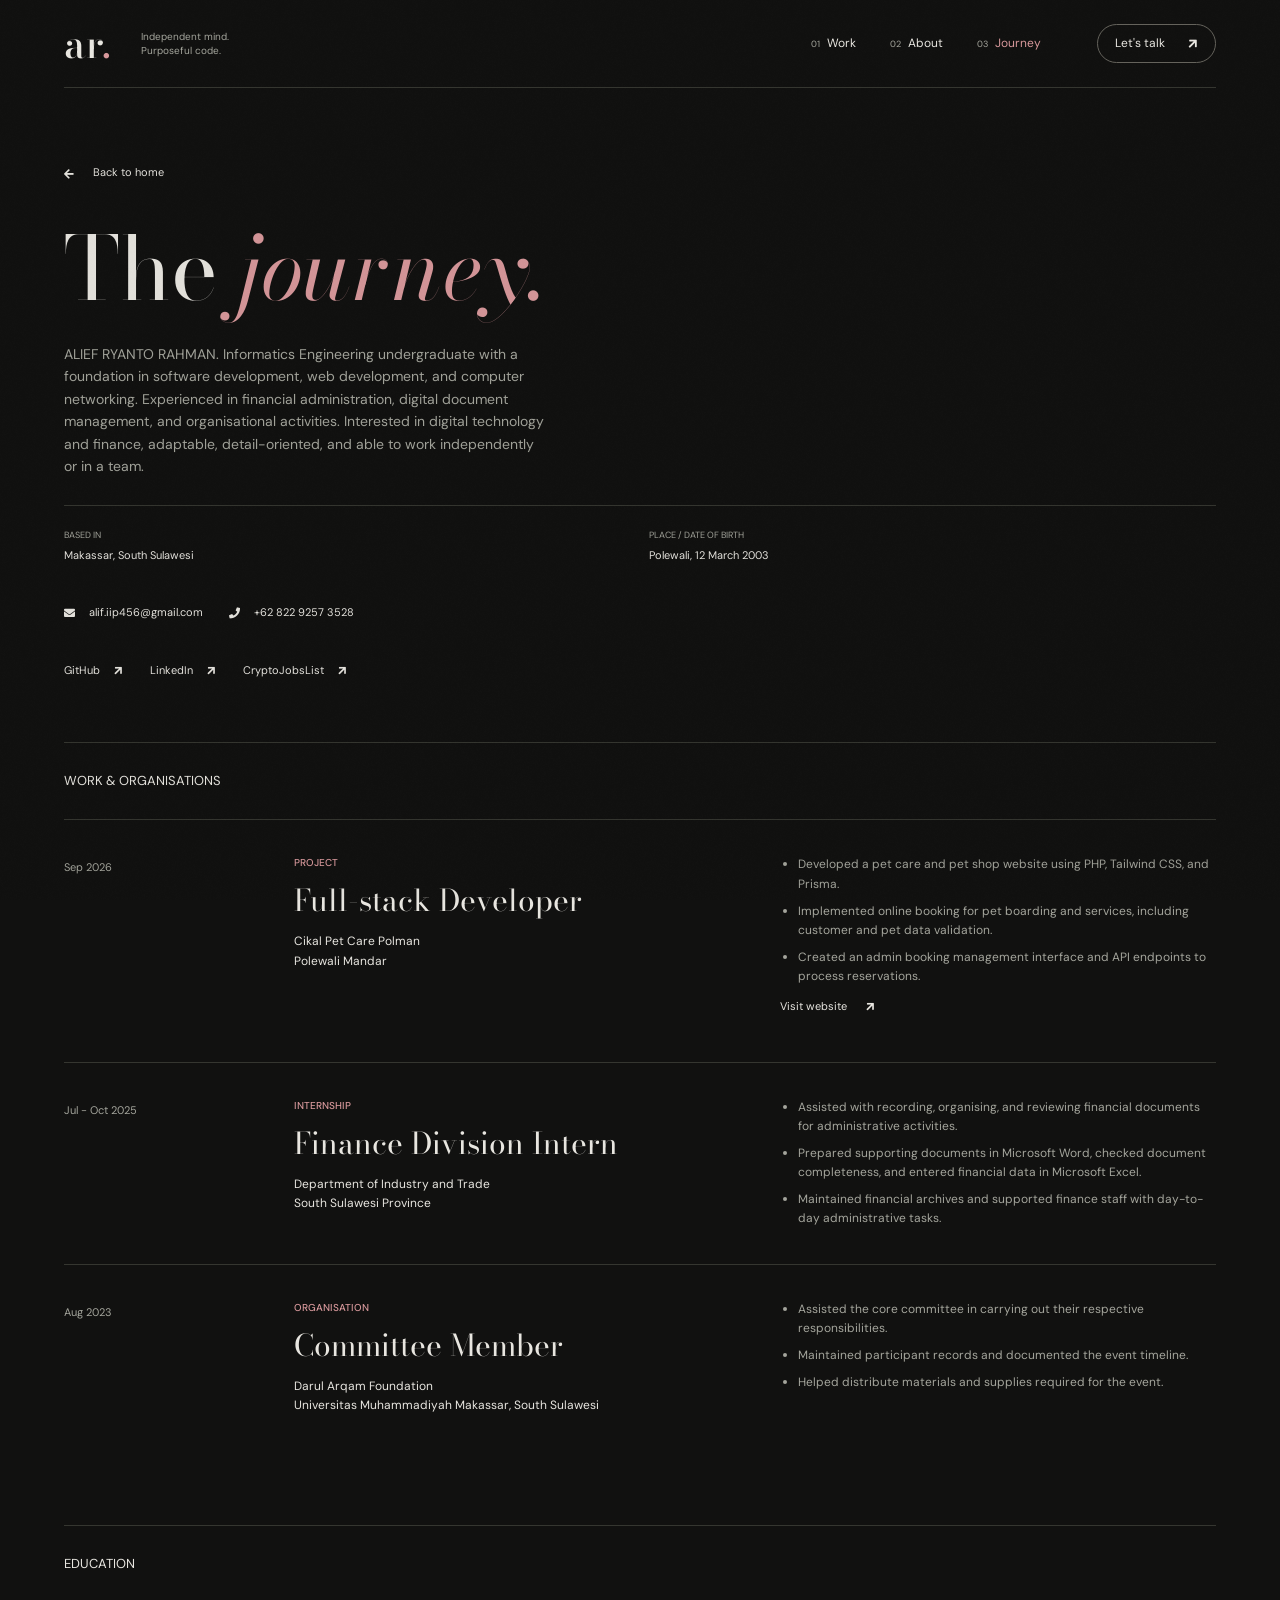
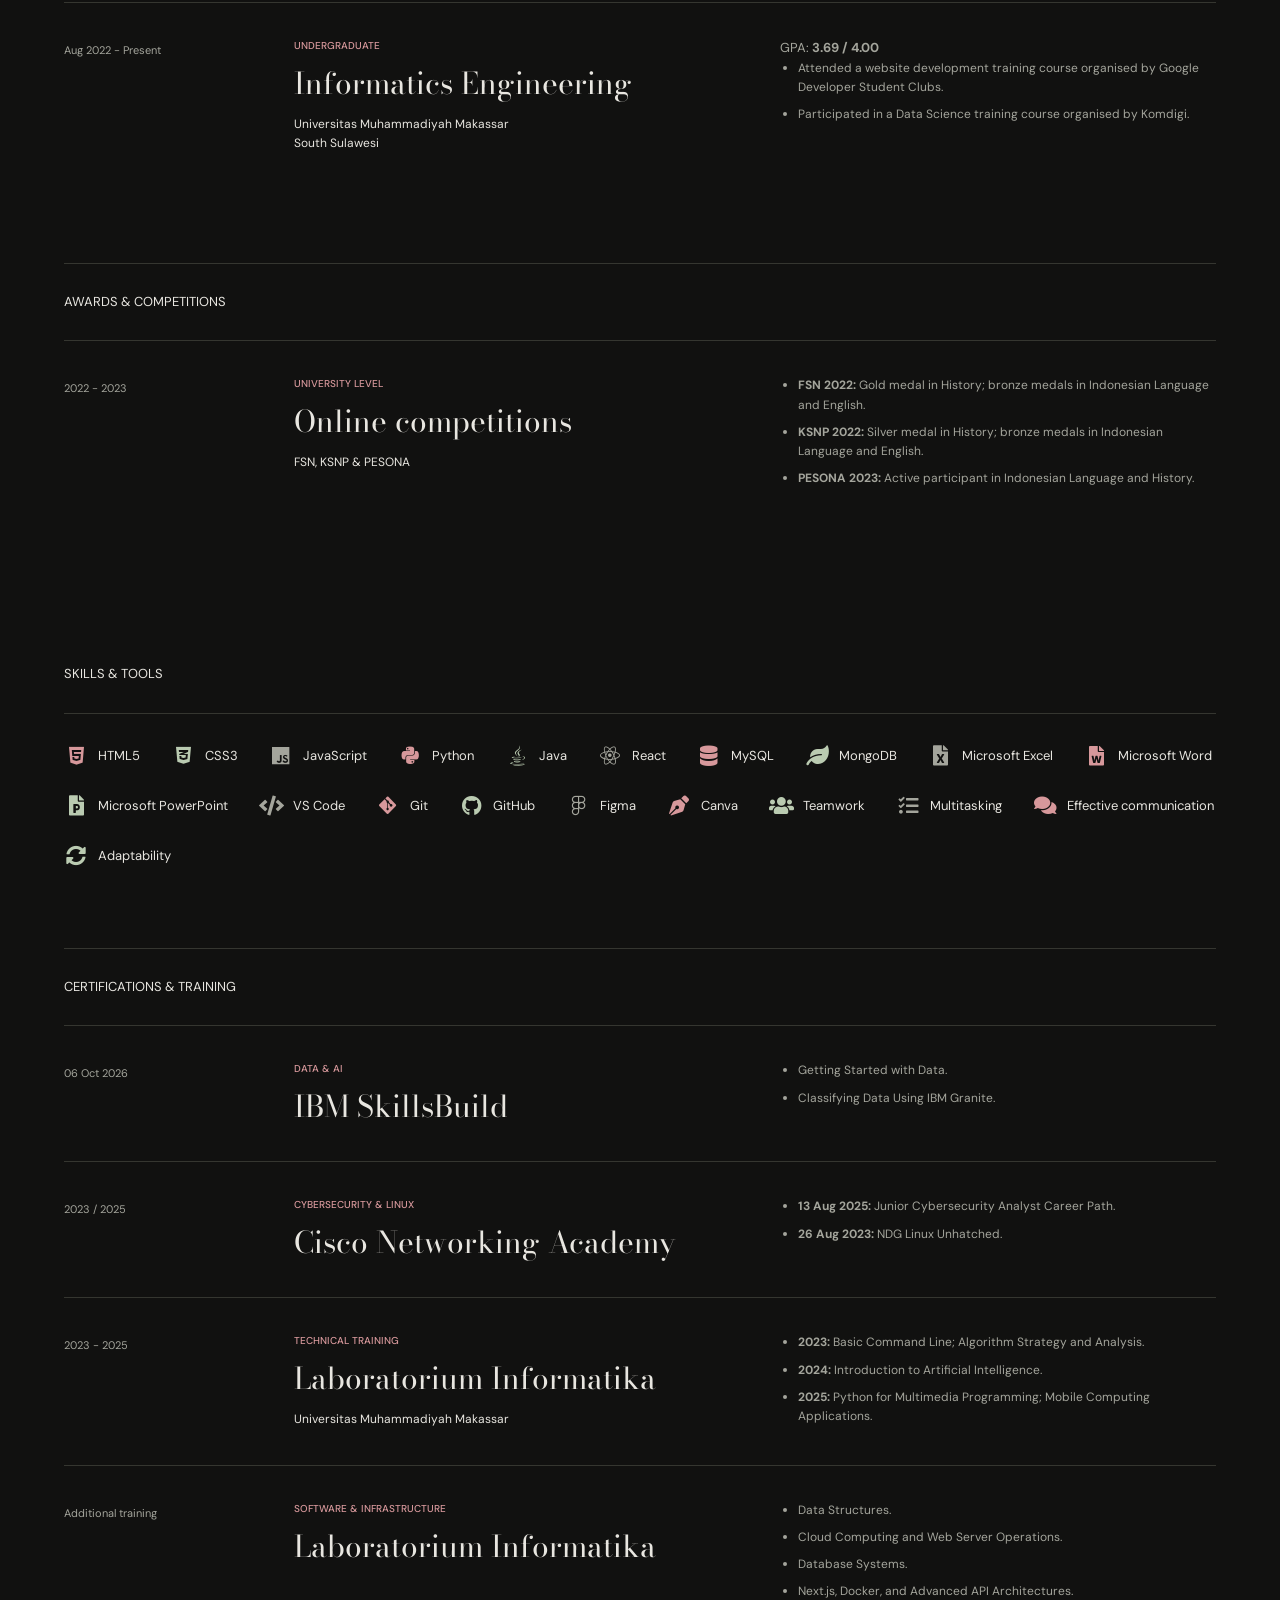
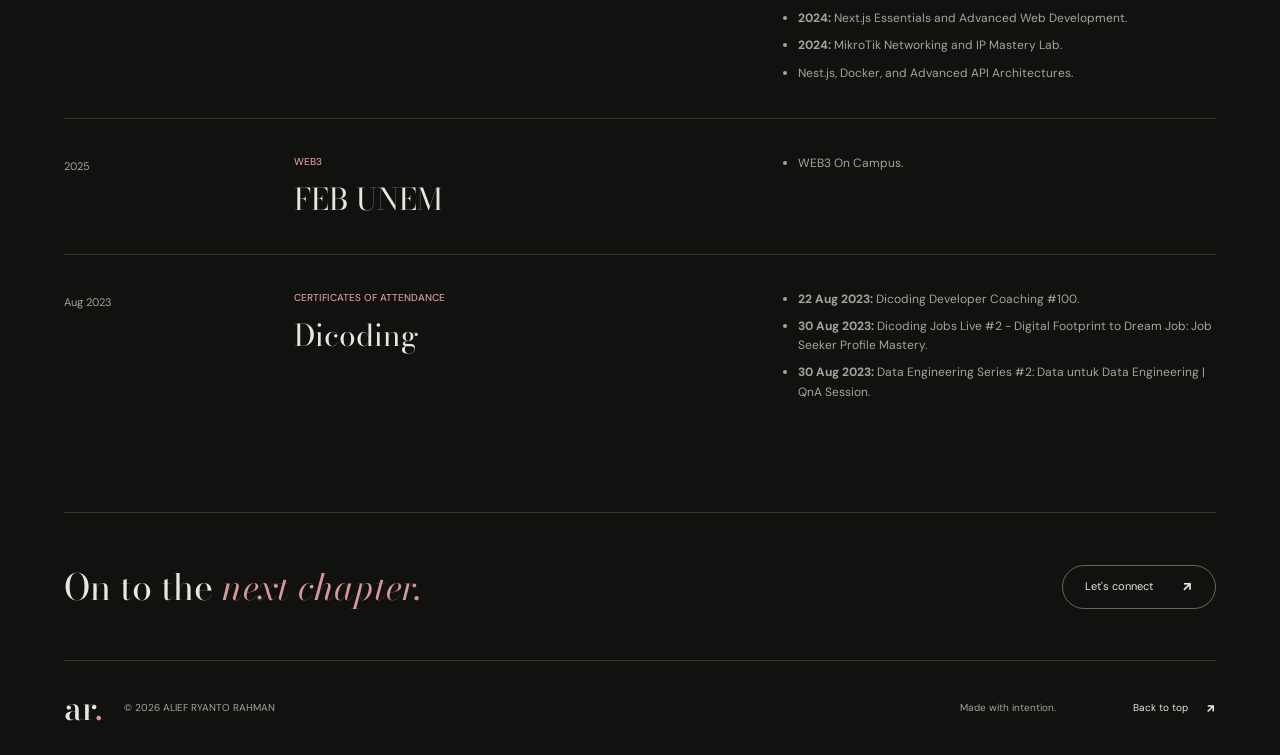
<file: experience/index.html>
<!DOCTYPE html>
<html lang="en">
<head>
    <meta charset="UTF-8">
    <meta name="viewport" content="width=device-width, initial-scale=1.0">
    <meta name="description" content="CV of ALIEF RYANTO RAHMAN: education, web development projects, finance internship, organisations, awards, certifications, and training.">
    <meta name="theme-color" content="#111110">
    <link rel="icon" href="../assets/images/portrait-cutout.png" type="image/png">
    <link rel="stylesheet" href="../assets/css/editorial.css">
    <link rel="preconnect" href="https://fonts.googleapis.com">
    <link rel="preconnect" href="https://fonts.gstatic.com" crossorigin>
    <link href="https://fonts.googleapis.com/css2?family=Bodoni+Moda:ital,wght@0,400;0,500;0,600;1,400;1,500&family=DM+Sans:wght@400;450;500;600;700&display=swap" rel="stylesheet">
    <link rel="stylesheet" href="https://cdnjs.cloudflare.com/ajax/libs/font-awesome/5.15.3/css/all.min.css" integrity="sha512-iBBXm8fW90+nuLcSKlbmrPcLa0OT92xO1BIsZ+ywDWZCvqsWgccV3gFoRBv0z+8dLJgyAHIhR35VZc2oM/gI1w==" crossorigin="anonymous" referrerpolicy="no-referrer" />
    <title>CV | ALIEF RYANTO RAHMAN</title>
</head>
<body>
<a class="skip-link" href="#main">Skip to content</a>
<header class="site-header">
    <a href="../" class="wordmark" aria-label="ALIEF RYANTO RAHMAN, home">ar<span>.</span></a>
    <a href="../" class="header-caption">Independent mind.<br>Purposeful code.</a>
    <nav class="site-nav" id="site-nav" aria-label="Main navigation">
        <a href="../projects/"><span>01</span> Work</a>
        <a href="../#about"><span>02</span> About</a>
        <a href="./" aria-current="page"><span>03</span> Journey</a>
        <a class="nav-contact" href="../#contact">Let's talk <i class="fas fa-arrow-up" aria-hidden="true"></i></a>
    </nav>
    <button class="menu-toggle" type="button" aria-expanded="false" aria-controls="site-nav" aria-label="Open navigation"><i class="fas fa-bars" aria-hidden="true"></i></button>
</header>
<main id="main">
    <section class="page-intro section-shell" aria-labelledby="page-title">
        <a class="text-link" href="../#experience"><i class="fas fa-arrow-left" aria-hidden="true"></i> Back to home</a>
        <h1 class="display-heading" id="page-title">The <em>journey.</em></h1>
        <p>ALIEF RYANTO RAHMAN. Informatics Engineering undergraduate with a foundation in software development, web development, and computer networking. Experienced in financial administration, digital document management, and organisational activities. Interested in digital technology and finance, adaptable, detail-oriented, and able to work independently or in a team.</p>
        <div class="about-details"><span><small>Based in</small>Makassar, South Sulawesi</span><span><small>Place / date of birth</small>Polewali, 12 March 2003</span></div>
        <div class="social-links" aria-label="Contact details"><a href="mailto:alif.iip456@gmail.com"><i class="fas fa-envelope" aria-hidden="true"></i> alif.iip456@gmail.com</a><a href="tel:+6282292573528"><i class="fas fa-phone" aria-hidden="true"></i> +62 822 9257 3528</a></div>
        <div class="social-links" aria-label="Professional profiles"><a href="https://github.com/lifrmn" target="_blank" rel="noopener noreferrer">GitHub <i class="fas fa-arrow-up" aria-hidden="true"></i></a><a href="https://www.linkedin.com/in/alief-ryanto-rahman-9706b3288/" target="_blank" rel="noopener noreferrer">LinkedIn <i class="fas fa-arrow-up" aria-hidden="true"></i></a><a href="https://cryptojobslist.com/@terrakion_dev" target="_blank" rel="noopener noreferrer">CryptoJobsList <i class="fas fa-arrow-up" aria-hidden="true"></i></a></div>
    </section>
    <section class="experience-archive section-shell" id="work-experience" aria-labelledby="experience-title">
        <div class="section-bar"><div class="section-label"><h2 id="experience-title">Work &amp; organisations</h2></div></div>
        <article class="experience-row reveal">
            <p class="experience-date">Sep 2026</p>
            <div><span class="eyebrow accent">Project</span><h3>Full-stack Developer</h3><p class="experience-company">Cikal Pet Care Polman<br>Polewali Mandar</p></div>
            <div><ul><li>Developed a pet care and pet shop website using PHP, Tailwind CSS, and Prisma.</li><li>Implemented online booking for pet boarding and services, including customer and pet data validation.</li><li>Created an admin booking management interface and API endpoints to process reservations.</li></ul><a class="text-link" href="https://cikalpetcare.biz.id/" target="_blank" rel="noopener noreferrer">Visit website <i class="fas fa-arrow-up" aria-hidden="true"></i></a></div>
        </article>
        <article class="experience-row reveal">
            <p class="experience-date">Jul - Oct 2025</p>
            <div><span class="eyebrow accent">Internship</span><h3>Finance Division Intern</h3><p class="experience-company">Department of Industry and Trade<br>South Sulawesi Province</p></div>
            <div><ul><li>Assisted with recording, organising, and reviewing financial documents for administrative activities.</li><li>Prepared supporting documents in Microsoft Word, checked document completeness, and entered financial data in Microsoft Excel.</li><li>Maintained financial archives and supported finance staff with day-to-day administrative tasks.</li></ul></div>
        </article>
        <article class="experience-row reveal">
            <p class="experience-date">Aug 2023</p>
            <div><span class="eyebrow accent">Organisation</span><h3>Committee Member</h3><p class="experience-company">Darul Arqam Foundation<br>Universitas Muhammadiyah Makassar, South Sulawesi</p></div>
            <div><ul><li>Assisted the core committee in carrying out their respective responsibilities.</li><li>Maintained participant records and documented the event timeline.</li><li>Helped distribute materials and supplies required for the event.</li></ul></div>
        </article>
    </section>
    <section class="experience-archive section-shell" id="education" aria-labelledby="education-title">
        <div class="section-bar"><div class="section-label"><h2 id="education-title">Education</h2></div></div>
        <article class="experience-row reveal">
            <p class="experience-date">Aug 2022 - Present</p>
            <div><span class="eyebrow accent">Undergraduate</span><h3>Informatics Engineering</h3><p class="experience-company">Universitas Muhammadiyah Makassar<br>South Sulawesi</p></div>
            <div><p>GPA: <strong>3.69 / 4.00</strong></p><ul><li>Attended a website development training course organised by Google Developer Student Clubs.</li><li>Participated in a Data Science training course organised by Komdigi.</li></ul></div>
        </article>
    </section>
    <section class="experience-archive section-shell" id="awards" aria-labelledby="awards-title">
        <div class="section-bar"><div class="section-label"><h2 id="awards-title">Awards &amp; competitions</h2></div></div>
        <article class="experience-row reveal">
            <p class="experience-date">2022 - 2023</p>
            <div><span class="eyebrow accent">University level</span><h3>Online competitions</h3><p class="experience-company">FSN, KSNP &amp; PESONA</p></div>
            <div><ul><li><strong>FSN 2022:</strong> Gold medal in History; bronze medals in Indonesian Language and English.</li><li><strong>KSNP 2022:</strong> Silver medal in History; bronze medals in Indonesian Language and English.</li><li><strong>PESONA 2023:</strong> Active participant in Indonesian Language and History.</li></ul></div>
        </article>
    </section>
    <section class="skills-section section-shell" id="skills" aria-labelledby="skills-title">
        <div class="section-bar"><div class="section-label"><h2 id="skills-title">Skills &amp; tools</h2></div></div>
        <div class="skills-list" id="skills-list" aria-live="polite" aria-busy="true"><p class="data-message">Loading toolkit...</p></div>
        <noscript><p class="data-message">HTML, CSS, JavaScript, Python, Java, React, MySQL, MongoDB, Microsoft Excel, Microsoft Word, Microsoft PowerPoint, VS Code, Git, GitHub, Figma, Canva, teamwork, multitasking, effective communication, adaptability.</p></noscript>
    </section>
    <section class="experience-archive section-shell" id="certifications" aria-labelledby="certifications-title">
        <div class="section-bar"><div class="section-label"><h2 id="certifications-title">Certifications &amp; training</h2></div></div>
        <article class="experience-row reveal">
            <p class="experience-date">06 Oct 2026</p>
            <div><span class="eyebrow accent">Data &amp; AI</span><h3>IBM SkillsBuild</h3></div>
            <div><ul><li>Getting Started with Data.</li><li>Classifying Data Using IBM Granite.</li></ul></div>
        </article>
        <article class="experience-row reveal">
            <p class="experience-date">2023 / 2025</p>
            <div><span class="eyebrow accent">Cybersecurity &amp; Linux</span><h3>Cisco Networking Academy</h3></div>
            <div><ul><li><strong>13 Aug 2025:</strong> Junior Cybersecurity Analyst Career Path.</li><li><strong>26 Aug 2023:</strong> NDG Linux Unhatched.</li></ul></div>
        </article>
        <article class="experience-row reveal">
            <p class="experience-date">2023 - 2025</p>
            <div><span class="eyebrow accent">Technical training</span><h3>Laboratorium Informatika</h3><p class="experience-company">Universitas Muhammadiyah Makassar</p></div>
            <div><ul><li><strong>2023:</strong> Basic Command Line; Algorithm Strategy and Analysis.</li><li><strong>2024:</strong> Introduction to Artificial Intelligence.</li><li><strong>2025:</strong> Python for Multimedia Programming; Mobile Computing Applications.</li></ul></div>
        </article>
        <article class="experience-row reveal">
            <p class="experience-date">Additional training</p>
            <div><span class="eyebrow accent">Software &amp; infrastructure</span><h3>Laboratorium Informatika</h3></div>
            <div><ul><li>Data Structures.</li><li>Cloud Computing and Web Server Operations.</li><li>Database Systems.</li><li>Next.js, Docker, and Advanced API Architectures.</li><li><strong>2024:</strong> Next.js Essentials and Advanced Web Development.</li><li><strong>2024:</strong> MikroTik Networking and IP Mastery Lab.</li><li>Nest.js, Docker, and Advanced API Architectures.</li></ul></div>
        </article>
        <article class="experience-row reveal">
            <p class="experience-date">2025</p>
            <div><span class="eyebrow accent">Web3</span><h3>FEB UNEM</h3></div>
            <div><ul><li>WEB3 On Campus.</li></ul></div>
        </article>
        <article class="experience-row reveal">
            <p class="experience-date">Aug 2023</p>
            <div><span class="eyebrow accent">Certificates of attendance</span><h3>Dicoding</h3></div>
            <div><ul><li><strong>22 Aug 2023:</strong> Dicoding Developer Coaching #100.</li><li><strong>30 Aug 2023:</strong> Dicoding Jobs Live #2 - Digital Footprint to Dream Job: Job Seeker Profile Mastery.</li><li><strong>30 Aug 2023:</strong> Data Engineering Series #2: Data untuk Data Engineering | QnA Session.</li></ul></div>
        </article>
    </section>
    <section class="page-cta section-shell" aria-label="Get in touch"><h2>On to the <em>next chapter.</em></h2><a class="pill-link" href="../#contact">Let's connect <i class="fas fa-arrow-up" aria-hidden="true"></i></a></section>
</main>
<footer class="site-footer section-shell">
    <a class="wordmark" href="../" aria-label="ALIEF RYANTO RAHMAN, home">ar<span>.</span></a>
    <p>&copy; <span data-year>2026</span> ALIEF RYANTO RAHMAN</p>
    <span>Made with intention.</span>
    <a class="text-link" href="#main">Back to top <i class="fas fa-arrow-up" aria-hidden="true"></i></a>
</footer>
<script src="../assets/js/editorial.js" defer></script>
</body>
</html>
</file>
<file: assets/css/editorial.css>
:root {
  color-scheme: dark;
  --ink: #111110;
  --surface: #191a18;
  --paper: #e8e6e0;
  --muted: #a4a59c;
  --line: #353630;
  --rose: #d7989b;
  --wine: #46232e;
  --sage: #bacbb1;
  --gutter: clamp(22px, 5%, 80px);
  --serif: "Bodoni Moda", Georgia, serif;
  --sans: "DM Sans", sans-serif;
}

*, *::before, *::after { box-sizing: border-box; }
* { margin: 0; letter-spacing: 0; }
html { scroll-behavior: smooth; scroll-padding-top: 96px; }
body { background: var(--ink); color: var(--paper); font-family: var(--sans); font-size: 14px; line-height: 1.6; -webkit-font-smoothing: antialiased; }
body::after { content: ""; position: fixed; inset: 0; z-index: 10; pointer-events: none; background: url("../images/grain.png"); opacity: .33; }
::selection { background: var(--rose); color: var(--ink); }
a { color: inherit; text-decoration: none; }
button, input, textarea { font: inherit; }
button { color: inherit; cursor: pointer; }
button, a, input, textarea { -webkit-tap-highlight-color: transparent; }
button:disabled { cursor: wait; }
img { display: block; max-width: 100%; }
button { background: none; border: 0; }
input, textarea { min-width: 0; border-radius: 0; }
button, a { touch-action: manipulation; }
:focus-visible { outline: 2px solid var(--rose); outline-offset: 6px; }
[hidden] { display: none !important; }
em { font-family: var(--serif); font-weight: 400; }
section, article[id] { scroll-margin-top: 24px; }
.accent { color: var(--rose); }
.muted { color: var(--muted); }
.section-shell { width: calc(100% - var(--gutter) * 2); max-width: 1360px; margin-inline: auto; }
.eyebrow { font-size: 10px; font-weight: 500; text-transform: uppercase; }
.section-number { color: var(--muted); margin-right: 14px; font-variant-numeric: tabular-nums; }
.skip-link { position: fixed; left: 20px; top: -100px; z-index: 100; padding: 12px 20px; background: var(--paper); color: var(--ink); }
.skip-link:focus { top: 16px; }

.site-header { position: relative; z-index: 30; width: calc(100% - var(--gutter) * 2); max-width: 1360px; min-height: 88px; margin: 0 auto; display: flex; align-items: center; border-bottom: 1px solid var(--line); gap: 30px; }
.wordmark { font-family: var(--serif); font-weight: 500; font-size: 40px; line-height: 1; }
.wordmark span { color: var(--rose); }
.header-caption { color: var(--muted); font-size: 10px; line-height: 1.4; }
.site-nav { display: flex; align-items: center; gap: 34px; margin-left: auto; }
.site-nav > a { font-size: 12px; padding-block: 12px; transition: color .2s; }
.site-nav > a > span { color: var(--muted); font-size: 9px; margin-right: 4px; }
.site-nav > a:hover, .site-nav > a[aria-current="page"] { color: var(--rose); }
.site-nav .nav-contact { margin-left: 22px; padding: 9px 17px; border: 1px solid #65635c; border-radius: 50px; display: flex; gap: 22px; align-items: center; }
.nav-contact i, .text-link .fa-arrow-up, .pill-link .fa-arrow-up, .social-links .fa-arrow-up { transform: rotate(45deg); }
.menu-toggle { display: none; width: 44px; height: 44px; align-items: center; justify-content: center; font-size: 18px; }

.hero { width: calc(100% - var(--gutter) * 2); max-width: 1360px; height: min(680px, calc(100svh - 208px)); min-height: 600px; position: relative; margin-inline: auto; isolation: isolate; }
.hero-kicker { display: flex; justify-content: space-between; padding-top: 30px; font-size: 10px; text-transform: uppercase; color: var(--muted); }
.hero-title { display: flex; flex-wrap: nowrap; column-gap: .25em; position: absolute; z-index: 2; width: 100%; top: 66px; font-family: var(--serif); font-size: 82px; font-weight: 400; line-height: 1.1; }
.hero-title > span { display: block; white-space: nowrap; animation: title-enter 1.1s cubic-bezier(.2,.7,.2,1) both; }
.hero-title > span + span { animation-delay: .1s; }
.hero-title .accent { font-size: .72em; }
.hero-portrait-wrap { position: absolute; z-index: 1; width: 560px; top: 120px; left: 49%; bottom: 40px; overflow: hidden; mask-image: linear-gradient(#000 85%, transparent 100%); transform: translateX(-50%) translate(var(--portrait-x, 0px), var(--portrait-y, 0px)); transition: transform .8s cubic-bezier(.2,.7,.2,1); pointer-events: none; }
.hero-portrait { width: 100%; height: auto; filter: contrast(1.08); animation: portrait-enter 1.3s .15s both; }
.hero-intro { position: absolute; z-index: 2; left: 0; top: 57%; }
.hero-intro > p { font-size: 23px; line-height: 1.35; font-weight: 400; }
.hero-intro em { font-size: 30px; color: var(--rose); }
.pill-link { display: inline-flex; justify-content: center; align-items: center; gap: 30px; min-height: 44px; border: 1px solid #66665e; border-radius: 50px; padding: 10px 22px; font-size: 11px; transition: background .25s, color .25s, border-color .25s; }
.pill-link:hover { color: var(--ink); background: var(--paper); border-color: var(--paper); }
.hero-intro .pill-link { margin-top: 22px; }
.hero-aside { position: absolute; right: 0; top: 57%; max-width: 213px; z-index: 2; }
.status-dot { display: inline-block; width: 6px; height: 6px; border-radius: 50%; background: var(--sage); margin-right: 5px; vertical-align: 1px; }
.hero-aside > p { margin-top: 17px; color: var(--muted); font-size: 12px; line-height: 1.9; }
.text-link { display: inline-flex; align-items: center; gap: 19px; font-size: 11px; min-height: 40px; transition: color .2s; }
.text-link:hover { color: var(--rose); }
.hero-aside .text-link { margin-top: 10px; }
.hero-bottom { position: absolute; bottom: 18px; left: 0; width: 100%; display: flex; justify-content: space-between; gap: 20px; color: var(--muted); font-size: 10px; }
.hero-bottom > span { display: flex; align-items: center; gap: 9px; }
.hero-bottom a { display: flex; gap: 22px; align-items: center; }
.hero-bottom .fa-globe-asia { font-size: 16px; color: var(--paper); }
.local-time { font-variant-numeric: tabular-nums; opacity: .65; font-size: 9px; }

.section-bar { min-height: 78px; display: flex; align-items: center; justify-content: space-between; gap: 20px; border-top: 1px solid var(--line); border-bottom: 1px solid var(--line); }
.section-label { display: flex; align-items: center; gap: 16px; }
.section-label .section-number { margin: 0; font-size: 11px; }
.section-label h2 { font-size: 13px; font-weight: 400; text-transform: uppercase; }
.section-label .fa-asterisk { font-size: 11px; }
.project-grid { display: grid; grid-template-columns: repeat(3, minmax(0, 1fr)); }
.project-item { --project-surface: #c4cfbe; min-width: 0; padding: 25px 25px 28px; border-bottom: 1px solid var(--line); border-right: 1px solid var(--line); display: flex; flex-direction: column; }
.project-item:nth-child(3n + 1) { padding-left: 0; }
.project-item:nth-child(3n) { padding-right: 0; border-right: 0; }
.project-item:nth-child(3n + 2) { --project-surface: #dac9b0; }
.project-item:nth-child(3n + 3) { --project-surface: #bdc5ca; }
.project-heading { display: flex; gap: 13px; align-items: baseline; min-height: 66px; }
.project-index { color: var(--muted); font-family: var(--serif); font-size: 20px; }
.project-title { font-size: 18px; font-weight: 400; line-height: 1.35; }
.project-kind { display: block; font-size: 10px; color: var(--muted); margin-top: 5px; }
.project-visual { position: relative; display: flex; align-items: center; justify-content: center; aspect-ratio: 1.42; background: var(--project-surface); padding: 22px 15px; overflow: hidden; }
.project-visual img { width: 100%; height: 100%; object-fit: contain; box-shadow: 0 8px 16px #0002; transition: transform .6s cubic-bezier(.2,.7,.2,1); }
.project-visual:hover img { transform: translateY(-4px) scale(1.025); }
.project-open { position: absolute; right: 12px; bottom: 12px; display: grid; place-items: center; width: 38px; height: 38px; background: var(--ink); color: var(--paper); border-radius: 50%; transform: rotate(45deg); transition: background .2s; }
.project-visual:hover .project-open { background: var(--wine); }
.project-desc { font-size: 12px; color: var(--muted); line-height: 1.8; margin-top: 19px; margin-bottom: 18px; }
.project-bottom { margin-top: auto; display: flex; align-items: center; justify-content: space-between; gap: 10px; }
.project-tags { display: flex; flex-wrap: wrap; gap: 6px; }
.project-tags span { font-size: 8px; border: 1px solid var(--line); padding: 3px 7px; text-transform: uppercase; }
.project-code { font-size: 11px; display: flex; align-items: center; justify-content: center; min-width: 36px; min-height: 36px; }
.project-code:hover { color: var(--rose); }
.data-message { grid-column: 1 / -1; padding: 35px 0; color: var(--muted); }
.data-message a { text-decoration: underline; }
.retry-button { margin-left: 15px; text-decoration: underline; min-height: 44px; }

.about-section { background: var(--surface); margin-top: 76px; padding-block: 83px; border-top: 1px solid var(--line); border-bottom: 1px solid var(--line); }
.about-grid { display: grid; grid-template-columns: 1.05fr 1fr; gap: 100px; }
.display-heading { font-family: var(--serif); font-weight: 400; font-size: 60px; line-height: 1.16; }
.display-heading em { color: var(--rose); }
.about-heading .display-heading { margin-top: 25px; }
.about-signature { display: block; font-family: "Allura", cursive; color: var(--rose); font-size: 39px; margin-top: 31px; transform: rotate(-6deg); }
.about-copy > p { font-size: 13px; color: var(--muted); line-height: 1.95; margin-bottom: 16px; }
.about-copy .lead { font-size: 17px; color: var(--paper); line-height: 1.75; }
.about-details { display: grid; grid-template-columns: 1fr 1fr; gap: 18px; margin: 28px 0; padding-top: 22px; border-top: 1px solid var(--line); font-size: 11px; }
.about-details small { display: block; color: var(--muted); text-transform: uppercase; font-size: 9px; margin-bottom: 4px; }
.skills-section { padding-block: 38px 62px; }
.skills-section .section-bar { border-top: 0; }
.skills-list { display: flex; flex-wrap: wrap; justify-content: flex-start; padding: 28px 0 16px; column-gap: 31px; row-gap: 22px; }
.skill-item { display: inline-flex; align-items: center; gap: 10px; font-size: 13px; min-height: 28px; }
.skill-item i { font-size: 20px; width: 24px; text-align: center; color: var(--rose); }
.skill-item:nth-child(3n + 2) i { color: var(--sage); }
.skill-item:nth-child(3n) i { color: var(--muted); }

.journey-section { display: grid; grid-template-columns: 1fr 1fr; gap: 100px; border-top: 1px solid var(--line); padding-block: 70px 100px; }
.journey-heading .display-heading { margin-top: 25px; }
.journey-heading .text-link { margin-top: 32px; }
.journey-item { border-bottom: 1px solid var(--line); padding: 28px 0; }
.journey-item:first-child { padding-top: 0; }
.journey-item:last-child { border-bottom: 0; padding-bottom: 0; }
.journey-meta { display: flex; gap: 15px; justify-content: space-between; font-size: 10px; color: var(--muted); margin-bottom: 14px; }
.journey-item h3 { font-family: var(--serif); font-size: 27px; font-weight: 400; margin-bottom: 9px; line-height: 1.4; }
.journey-item p { font-size: 12px; color: var(--muted); line-height: 1.85; }
.journey-item .journey-place { font-size: 12px; color: var(--paper); margin-bottom: 10px; }

.contact-section { background: var(--wine); padding-block: 75px 65px; }
.contact-grid { display: grid; grid-template-columns: 1.12fr 1fr; gap: 90px; }
.contact-copy > .eyebrow, .contact-copy .section-number { color: #d1b7bb; }
.contact-copy .display-heading { margin-top: 22px; font-size: 57px; }
.contact-copy .display-heading em { color: #e5b6b5; }
.contact-email { display: flex; gap: 15px; align-items: center; margin-top: 32px; }
.contact-email > a { font-size: 16px; border-bottom: 1px solid #a77680; padding-bottom: 4px; overflow-wrap: anywhere; }
.icon-button { width: 42px; height: 42px; flex-shrink: 0; display: inline-flex; align-items: center; justify-content: center; border: 1px solid #a77680; border-radius: 50%; }
.icon-button:hover { background: #ffffff10; }
.social-links { display: flex; flex-wrap: wrap; gap: 8px 26px; margin-top: 18px; }
.social-links a { display: inline-flex; gap: 14px; align-items: center; font-size: 11px; min-height: 40px; }
.social-links a:hover { color: var(--rose); }
.contact-form { align-self: center; }
.contact-form label { display: flex; flex-direction: column; font-size: 11px; color: #d7bdc1; min-width: 0; }
.form-row { display: grid; grid-template-columns: 1fr 1fr; gap: 22px; margin-bottom: 27px; }
.contact-form input, .contact-form textarea { color: var(--paper); border: 0; border-bottom: 1px solid #94636f; background: none; font-size: 12px; width: 100%; padding: 13px 0; transition: border-color .2s; }
.contact-form input::placeholder, .contact-form textarea::placeholder { color: #c4a3aa; }
.contact-form input:focus, .contact-form textarea:focus { border-color: var(--paper); outline: none; box-shadow: 0 1px 0 var(--paper); }
.contact-form textarea { resize: vertical; min-height: 100px; max-height: 340px; }
.contact-submit { margin-top: 27px; border-color: #a77680; }
.form-status { color: #e2c9cd; font-size: 11px; margin-top: 15px; min-height: 18px; }
.site-footer { display: flex; align-items: center; justify-content: space-between; gap: 22px; padding-block: 27px; }
.site-footer .wordmark { font-size: 34px; }
.site-footer p, .site-footer > span { color: var(--muted); font-size: 10px; }
.site-footer > span { margin-left: auto; margin-right: 55px; }
.site-footer .text-link { font-size: 10px; }
.toast { position: fixed; z-index: 60; bottom: 25px; left: 50%; transform: translate(-50%, 20px); background: var(--paper); color: var(--ink); padding: 12px 22px; font-size: 12px; opacity: 0; pointer-events: none; transition: transform .2s, opacity .2s; max-width: calc(100% - 36px); text-align: center; }
.toast.is-visible { opacity: 1; transform: translate(-50%, 0); }
.reveal { transition: opacity .65s, transform .65s; }
.reveal.is-pending { opacity: 0; transform: translateY(20px); }

.page-intro { padding-block: 65px 52px; }
.page-intro .display-heading { font-size: 88px; margin: 24px 0; }
.page-intro > p { max-width: 480px; font-size: 14px; color: var(--muted); }
.project-toolbar { display: flex; align-items: center; justify-content: space-between; flex-wrap: wrap; gap: 18px; padding-block: 20px; border-top: 1px solid var(--line); border-bottom: 1px solid var(--line); }
.project-filters { display: flex; gap: 10px; flex-wrap: wrap; }
.filter-button { padding: 10px 17px; min-height: 44px; border-bottom: 1px solid transparent; font-size: 11px; }
.filter-button[aria-pressed="true"] { border-color: var(--rose); color: var(--rose); }
.filter-button:hover { background: var(--surface); }
.project-count { font-size: 11px; color: var(--muted); }
.project-search { display: flex; align-items: center; gap: 10px; border-bottom: 1px solid var(--line); }
.project-search input { background: none; border: 0; color: var(--paper); padding: 10px 0; font-size: 12px; width: 180px; min-height: 44px; }
.project-search input:focus { outline: 0; }
.project-search:focus-within { border-color: var(--rose); }
.project-search i { font-size: 12px; color: var(--muted); }
.archive-work { padding-bottom: 75px; }
.archive-work .project-item { padding-top: 30px; }
.page-cta { padding-block: 45px; border-top: 1px solid var(--line); border-bottom: 1px solid var(--line); display: flex; align-items: center; justify-content: space-between; gap: 25px; }
.page-cta h2 { font-family: var(--serif); font-size: 36px; font-weight: 400; }
.page-cta h2 em { color: var(--rose); }
.experience-archive { padding-bottom: 75px; }
.experience-row { display: grid; grid-template-columns: 180px 1fr 1fr; gap: 50px; padding-block: 35px; border-top: 1px solid var(--line); }
.experience-row h3 { font-family: var(--serif); font-size: 30px; font-weight: 400; line-height: 1.3; }
.experience-archive .section-bar + .experience-row { border-top: 0; }
.experience-row > div { min-width: 0; overflow-wrap: anywhere; }
.experience-row .eyebrow { display: block; margin-bottom: 10px; }
.experience-row p { color: var(--muted); font-size: 13px; }
.experience-row .experience-date { font-size: 11px; padding-top: 4px; }
.experience-row .experience-company { color: var(--paper); margin-top: 12px; font-size: 12px; }
.experience-row ul { color: var(--muted); padding-left: 18px; font-size: 12px; }
.experience-row li + li { margin-top: 8px; }
.experience-row .text-link { color: var(--paper); }
.empty-state { grid-column: 1 / -1; padding: 60px 0; color: var(--muted); }
.error-page { min-height: calc(100svh - 190px); display: grid; align-content: center; justify-items: start; padding-block: 60px; }
.error-number { font-family: var(--serif); font-size: 170px; line-height: 1.2; color: var(--rose); }
.error-page h1 { font-family: var(--serif); font-size: 42px; font-weight: 400; }
.error-page p { color: var(--muted); margin: 15px 0 30px; }

@keyframes title-enter { from { opacity: 0; transform: translateY(28px); } to { opacity: 1; transform: translateY(0); } }
@keyframes portrait-enter { from { opacity: 0; transform: translateY(22px); } to { opacity: 1; transform: translateY(0); } }

@media (min-width: 1600px) {
  .hero-title { font-size: 104px; }
  .hero-portrait-wrap { width: 620px; top: 144px; }
  .hero-intro > p { font-size: 27px; }
  .hero-aside { max-width: 230px; }
  .hero-aside > p { font-size: 14px; }
}
@media (max-width: 1199px) {
  .hero-title { font-size: 64px; }
  .hero-portrait-wrap { width: 460px; top: 100px; }
  .hero-intro > p { font-size: 21px; }
  .hero-aside { max-width: 180px; }
  .hero-aside > p { font-size: 11px; }
  .about-grid, .journey-section, .contact-grid { gap: 55px; }
  .display-heading { font-size: 50px; }
  .contact-copy .display-heading { font-size: 48px; }
  .project-item { padding: 20px 18px 23px; }
  .project-title { font-size: 16px; }
  .project-visual { padding: 18px 12px; }
  .experience-row { grid-template-columns: 145px 1fr 1fr; gap: 30px; }
}
@media (max-width: 959px) {
  .site-nav { gap: 22px; }
  .site-nav .nav-contact { margin-left: 0; }
  .hero { height: 585px; min-height: 0; }
  .hero-title { font-size: 48px; top: 80px; }
  .hero-portrait-wrap { width: 355px; top: auto; left: 49%; bottom: 55px; }
  .hero-portrait { height: auto; }
  .hero-intro { top: 48%; }
  .hero-intro > p { font-size: 18px; }
  .hero-intro em { font-size: 25px; }
  .hero-intro .pill-link { padding-inline: 15px; gap: 18px; }
  .hero-aside { max-width: 157px; top: 50%; }
  .hero-aside > .eyebrow { font-size: 8px; }
  .project-item { padding-inline: 15px; }
  .project-heading { gap: 8px; min-height: 72px; }
  .project-title { font-size: 15px; }
  .project-visual { aspect-ratio: 1.2; padding: 12px; }
  .project-desc { font-size: 11px; }
  .project-bottom { align-items: flex-end; }
  .about-grid, .journey-section, .contact-grid { gap: 38px; }
  .display-heading, .contact-copy .display-heading { font-size: 40px; }
  .about-copy .lead { font-size: 15px; }
  .about-copy > p { font-size: 12px; }
  .form-row { grid-template-columns: 1fr; gap: 20px; }
  .contact-form input, .contact-form textarea { font-size: 16px; }
  .contact-email { gap: 10px; }
  .contact-email > a { font-size: 14px; }
  .site-footer > span { margin-right: 12px; }
  .experience-row { grid-template-columns: 130px 1fr; }
  .experience-row > div:last-child { grid-column: 2; }
}
@media (max-width: 719px) {
  html { scroll-padding-top: 20px; }
  .site-header { min-height: 76px; gap: 20px; }
  .wordmark { font-size: 36px; }
  .header-caption { font-size: 9px; }
  .menu-toggle { display: inline-flex; margin-left: auto; }
  .site-nav { display: none; position: absolute; top: 76px; inset-inline: calc(var(--gutter) * -1); margin: 0; background: var(--surface); padding: 18px var(--gutter) 25px; border-bottom: 1px solid var(--line); box-shadow: 0 15px 25px #0004; }
  .site-nav.is-open { display: flex; flex-direction: column; align-items: stretch; gap: 3px; }
  .site-nav > a { font-size: 16px; padding: 12px 0; }
  .site-nav > a > span { font-size: 10px; margin-right: 18px; }
  .site-nav .nav-contact { margin-top: 10px; padding: 12px 20px; align-self: flex-start; font-size: 13px; }
  .hero { height: 620px; }
  .hero-kicker { padding-top: 23px; font-size: 8px; }
  .hero-title { top: 67px; font-size: 38px; }
  .hero-portrait-wrap { left: 59%; width: 335px; bottom: 117px; }
  .hero-intro { top: 53%; max-width: 170px; }
  .hero-intro > p { font-size: 18px; }
  .hero-intro em { font-size: 25px; }
  .hero-intro .pill-link { font-size: 10px; margin-top: 18px; padding: 9px 12px; gap: 15px; }
  .hero-aside { top: auto; bottom: 53px; right: 0; max-width: none; }
  .hero-aside > p, .hero-aside .text-link { display: none; }
  .hero-aside > .eyebrow { font-size: 9px; }
  .hero-bottom { font-size: 9px; bottom: 18px; gap: 10px; }
  .hero-bottom .local-time { display: none; }
  .hero-bottom a { gap: 8px; }
  .section-bar { min-height: 66px; gap: 12px; }
  .section-label { gap: 11px; }
  .section-label h2 { font-size: 11px; }
  .section-label .section-number { font-size: 10px; }
  .section-bar > .text-link { font-size: 10px; gap: 10px; }
  .project-grid { grid-template-columns: 1fr; }
  .project-item, .project-item:nth-child(3n + 1), .project-item:nth-child(3n) { padding: 27px 0; border-right: 0; }
  .project-heading { min-height: 64px; gap: 14px; }
  .project-title { font-size: 21px; }
  .project-kind { font-size: 11px; }
  .project-visual { aspect-ratio: 1.5; padding: 24px; }
  .project-desc { font-size: 13px; }
  .project-tags span { font-size: 9px; }
  .project-code { font-size: 13px; min-height: 44px; min-width: 44px; }
  .about-section { margin-top: 48px; padding-block: 52px; }
  .about-grid, .journey-section, .contact-grid { grid-template-columns: 1fr; gap: 36px; }
  .display-heading, .contact-copy .display-heading { font-size: 47px; }
  .about-heading .display-heading { margin-top: 20px; }
  .about-signature { font-size: 37px; margin-top: 20px; }
  .about-copy .lead { font-size: 17px; }
  .about-copy > p { font-size: 14px; }
  .about-details { font-size: 12px; }
  .skills-section { padding-block: 22px 38px; }
  .skills-section .section-bar > .eyebrow { display: none; }
  .skills-list { gap: 20px 24px; }
  .skill-item { font-size: 12px; }
  .skill-item i { font-size: 18px; }
  .journey-section { padding-block: 45px 60px; }
  .journey-heading .text-link { margin-top: 20px; }
  .journey-item p, .journey-item .journey-place { font-size: 13px; }
  .journey-item h3 { font-size: 27px; }
  .contact-section { padding-block: 50px 35px; }
  .contact-email > a { font-size: 17px; }
  .form-row { grid-template-columns: 1fr 1fr; gap: 18px; }
  .contact-form label { font-size: 12px; }
  .contact-form input, .contact-form textarea { font-size: 16px; }
  .site-footer { flex-wrap: wrap; gap: 14px; padding-block: 22px; }
  .site-footer p { margin-left: auto; }
  .site-footer > span { margin-left: 0; margin-right: auto; }
  .site-footer .text-link { min-height: 36px; }
  .page-intro { padding-block: 40px 35px; }
  .page-intro .display-heading { font-size: 58px; }
  .page-intro > p { font-size: 13px; }
  .project-toolbar { align-items: stretch; }
  .project-search { width: 100%; }
  .project-search input { width: 100%; font-size: 16px; }
  .project-filters { gap: 0; }
  .filter-button { padding-inline: 12px; }
  .project-count { align-self: center; }
  .page-cta { align-items: flex-start; flex-direction: column; gap: 18px; padding-block: 33px; }
  .page-cta h2 { font-size: 32px; }
  .experience-row { grid-template-columns: 1fr; gap: 15px; padding-block: 28px; }
  .experience-row > div:last-child { grid-column: auto; }
  .experience-row h3 { font-size: 29px; }
  .experience-row p, .experience-row ul { font-size: 13px; }
  .error-number { font-size: 120px; }
  .error-page h1 { font-size: 34px; }
}
@media (max-width: 559px) {
  .hero-title { font-size: 32px; }
}
@media (max-width: 479px) {
  .hero { height: min(600px, calc(100svh - 180px)); min-height: 440px; }
  .hero-title { font-size: 24px; top: 45px; }
  .hero-portrait-wrap { width: 290px; left: 59%; bottom: 126px; }
  .hero-intro { top: auto; bottom: 105px; }
  .hero-intro > p { font-size: 16px; }
  .hero-intro em { font-size: 24px; }
  .hero-aside { bottom: 58px; }
  .hero-aside > .eyebrow { font-size: 8px; }
  .hero-bottom { font-size: 8px; }
  .hero-bottom .fa-globe-asia { font-size: 12px; }
  .hero-bottom > span { gap: 5px; }
  .hero-kicker { font-size: 7px; }
  .section-label { gap: 9px; }
  .section-label .fa-asterisk { display: none; }
  .section-bar > .text-link { font-size: 9px; }
  .display-heading, .contact-copy .display-heading { font-size: 39px; }
  .form-row { grid-template-columns: 1fr; gap: 23px; }
  .page-intro .display-heading { font-size: 49px; }
  .project-count { width: 100%; }
}
@media (max-width: 359px) {
  .hero-title { font-size: 20px; }
  .hero-portrait-wrap { width: 250px; left: 59%; bottom: 143px; }
  .hero-intro > p { font-size: 15px; }
  .hero-intro .pill-link { padding-inline: 10px; font-size: 9px; }
  .hero-aside > .eyebrow { font-size: 7px; }
  .display-heading, .contact-copy .display-heading { font-size: 34px; }
  .contact-email > a { font-size: 15px; }
}
@media (max-width: 479px) and (max-height: 700px) {
  .hero-portrait-wrap { width: 245px; bottom: 102px; }
  .hero-intro { top: 42%; }
}
@media (max-width: 359px) and (max-height: 700px) {
  .hero-portrait-wrap { width: 225px; bottom: 110px; }
}
@media (prefers-reduced-motion: reduce) {
  html { scroll-behavior: auto; }
  *, *::before, *::after { animation: none !important; transition: none !important; }
  .reveal.is-pending { opacity: 1; transform: none; }
}
</file>
